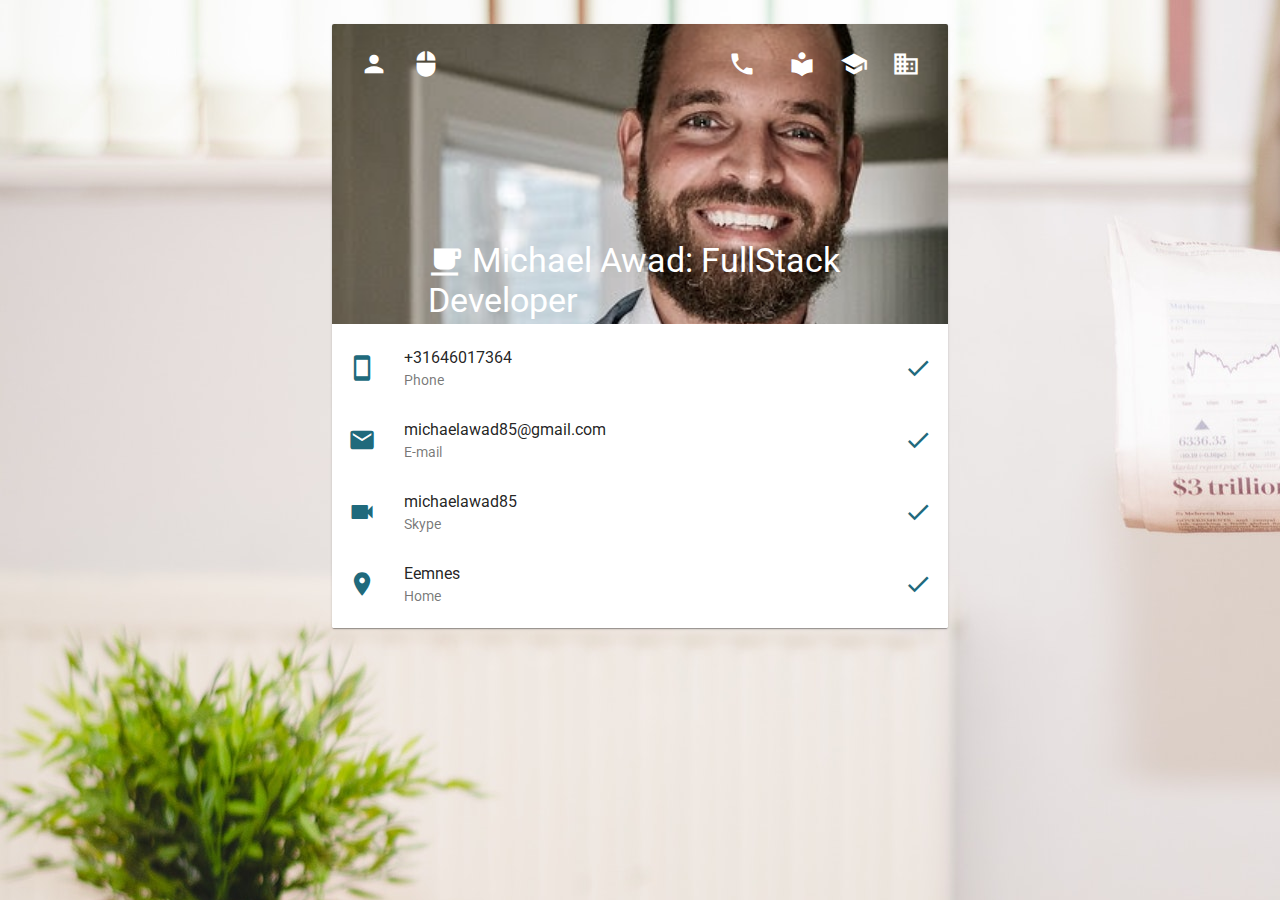
<file: index.html>
<!DOCTYPE html><html lang=en><head><meta charset=utf-8><meta http-equiv=X-UA-Compatible content="IE=edge"><meta name=viewport content="width=device-width,initial-scale=1"><link rel=icon href=/favicon.ico><title>cvmichael</title><link rel=stylesheet href="https://fonts.googleapis.com/css?family=Roboto:100,300,400,500,700,900"><link rel=stylesheet href="https://fonts.googleapis.com/css?family=Material+Icons"><link href=/css/app.8888f5b9.css rel=preload as=style><link href=/css/chunk-vendors.8de862e4.css rel=preload as=style><link href=/js/app.f4abc171.js rel=preload as=script><link href=/js/chunk-vendors.d710e967.js rel=preload as=script><link href=/css/chunk-vendors.8de862e4.css rel=stylesheet><link href=/css/app.8888f5b9.css rel=stylesheet></head><body><noscript><strong>We're sorry but cvmichael doesn't work properly without JavaScript enabled. Please enable it to continue.</strong></noscript><div id=app></div><script src=/js/chunk-vendors.d710e967.js></script><script src=/js/app.f4abc171.js></script></body></html>
</file>
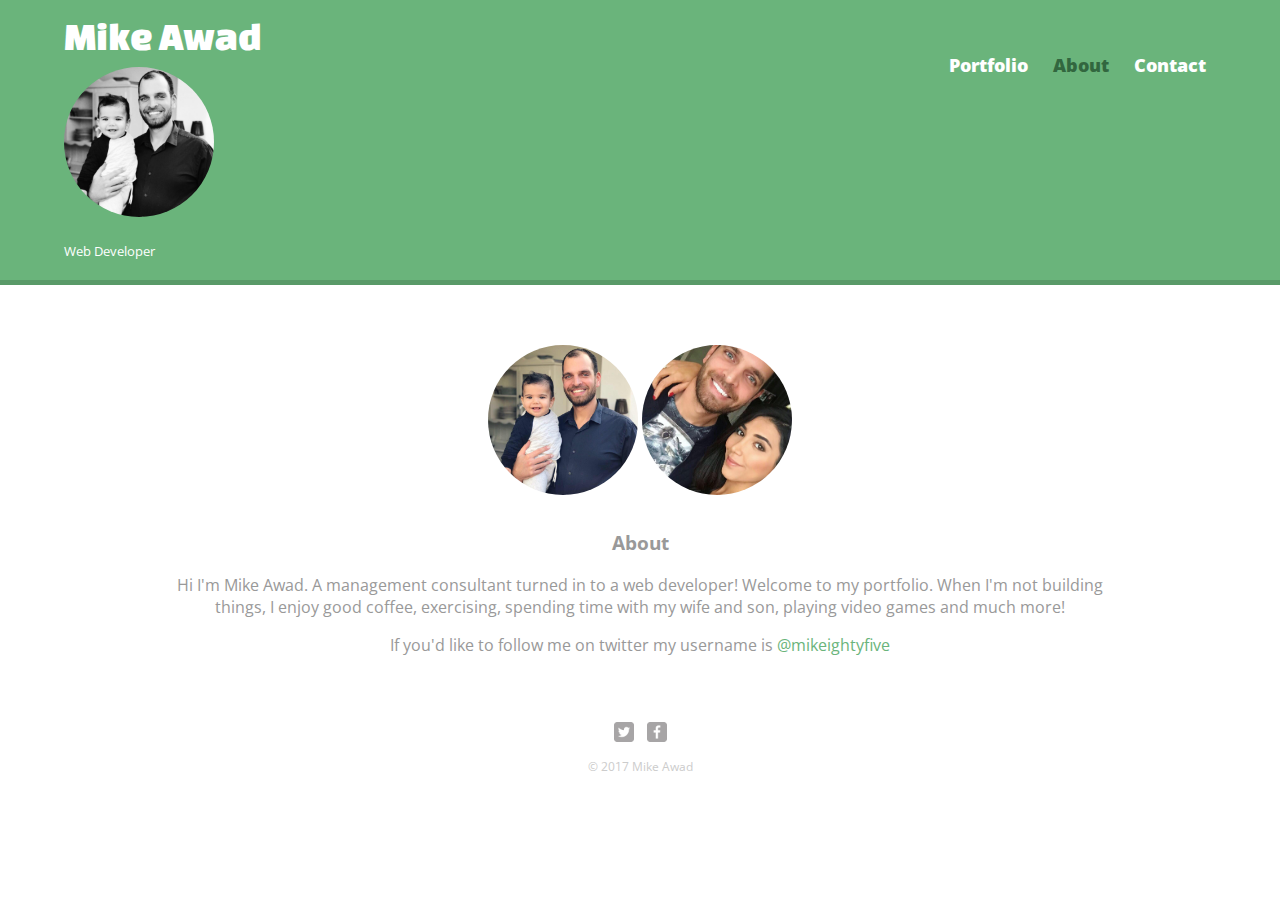
<file: about.html>
<!DOCTYPE html>
<html>
  <head>
    <meta charset="utf-8">
    <title>Mike Awad | Web Developer </title>
    <link rel="stylesheet" href="css/normalize.css">
    <link href="https://fonts.googleapis.com/css?family=Changa+One|Open+Sans" rel="stylesheet">
    <link rel="stylesheet" href="css/main.css">
    <link rel="stylesheet" href="css/responsive.css">
    <meta name="viewport" content="width=device-width, initial-scale=1.0">
  </head>
  <body>
  <header>
    <a href="index.html" id="logo">
      <h1>Mike Awad</h1>
      <img src= "img/mike2.png" alt="Photo Mike" class="profile-photo3" align="middle">
              <h2>Web Developer</h2>
   </a>
   <nav>
    <ul>
     <li><a href="index.html">Portfolio</a></li>
     <li><a href="about.html" class="selected">About</a></li>
     <li><a href="contact.html">Contact</a></li>
     </ul>
    </nav>
   </header>
        <div id="wrapper">
          <div style="text-align: center">
       <section>
         <img src= "img/mike.jpg" alt="Photo Mike" class="profile-photo2">
          <img src= "img/mike3.jpg" alt="Photo Mike3" class="profile-photo2">
         <h3>About</h3>
         <p>  Hi I'm Mike Awad. A management consultant turned in to a web developer!                     Welcome to my portfolio. When I'm not building things, I enjoy good coffee,
              exercising, spending time with my wife and son, playing video games and much
              more!
         </p>
         <p>  If you'd like to follow me on twitter my username is <a href="https://twitter.com/mikeightyfive"> @mikeightyfive</a> </p>

       </section>
       <footer>
         <a href="https://twitter.com/Mikeightyfive"><img src="img/twitter-wrap.png" alt="Twitter Logo" class="social-icon"></a>
         <a href="https://www.facebook.com/michael.awad2"><img src="img/facebook-wrap.png" alt="Facebook Logo"class="social-icon"></a>
          <p>&copy; 2017 Mike Awad</p>
       </footer>
          </div>
   </body>
</html>
</file>
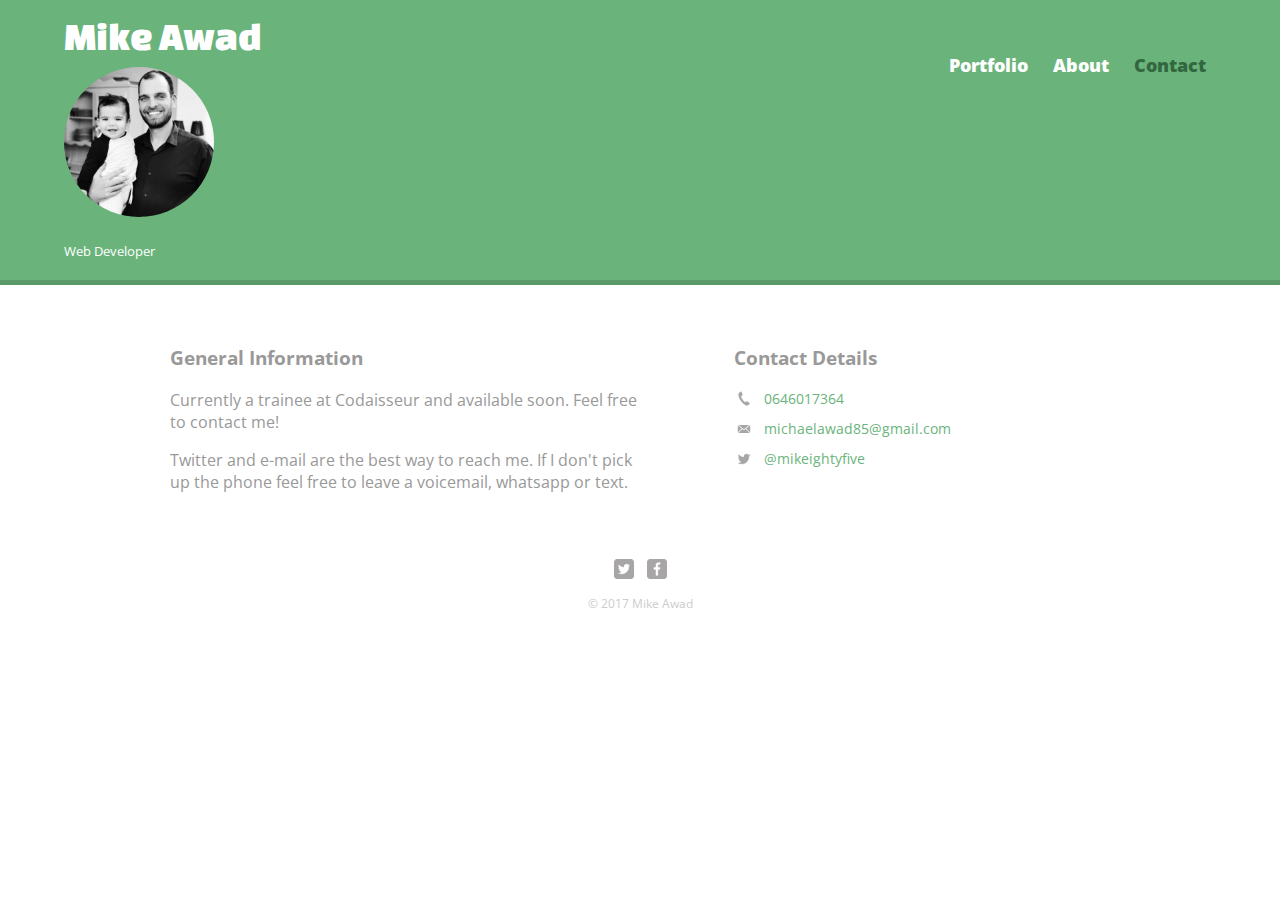
<file: contact.html>
<!DOCTYPE html>
<html>
  <head>
    <meta charset="utf-8">
    <title>Mike Awad | Web Developer </title>
    <link rel="stylesheet" href="css/normalize.css">
    <link href="https://fonts.googleapis.com/css?family=Changa+One|Open+Sans"                         rel="stylesheet">
    <link rel="stylesheet" href="css/main.css">
    <link rel="stylesheet" href="css/responsive.css">
    <meta name="viewport" content="width=device-width, initial-scale=1.0">
  </head>
  <body>
  <header>
    <a href="index.html" id="logo">
      <h1>Mike Awad</h1>
      <img src= "img/mike2.png" alt="Photo Mike" class="profile-photo3" align="middle">
      <h2>Web Developer</h2>
   </a>
   <nav>
    <ul>
     <li><a href="index.html">Portfolio</a></li>
     <li><a href="about.html">About</a></li>
     <li><a href="contact.html" class="selected">Contact</a></li>
     </ul>
    </nav>
   </header>
        <div id="wrapper">
       <section id="primary">
     <h3>General Information</h3>
          <p>Currently a trainee at Codaisseur and available soon. Feel free to contact me!</p>
          <p>Twitter and e-mail are the best way to reach me. If I don't pick up the phone feel free to leave a voicemail, whatsapp or text.</p>
          </section>
      <section id="secondary">
        <h3>Contact Details</h3>
        <ul class="contact-info">
          <li class="phone"><a href="tel:0031646017364">0646017364</a></li>
          <li class="mail"><a href="mailto:michaelawad85@gmail.com">michaelawad85@gmail.com</a></li>
          <li class="twitter"><a href="http://twitter.com/intent/tweet?screen_name=mikeightyfive">@mikeightyfive</a></li>

        </ul>
      </section>
       <footer>
         <a href="https://twitter.com/Mikeightyfive"><img src="img/twitter-wrap.png" alt="Twitter Logo" class="social-icon"></a>
         <a href="https://www.facebook.com/michael.awad2"><img src="img/facebook-wrap.png" alt="Facebook Logo"class="social-icon"></a>
          <p>&copy; 2017 Mike Awad</p>
       </footer>
          </div>
   </body>
</html>
</file>
<file: css/main.css>
/****************************************
GENERAL
****************************************/



body{
  font-family: 'Open Sans', sans-serif;
}


#wrapper  {
  max-width: 940px;
  margin: 0 auto;
  padding: 0 5%;
 }

a {
text-decoration: none;
}

img {
max-width: 100%;

}

h3{
  margin: 0 0 1em 0;


}

/****************************************
HEADING
****************************************/


header{
  float: left;
  margin: 0 0 30px 0;
  padding: 5px 0 0 0;
  width: 100%;
}



#logo {
  text-align: center;
  margin: 0;
}

h1 {
  font-family: 'Changa One', sans-serif;
  margin: 15px 0;
  font-size: 1.75em;
  font-weight: normal;
  line-height: 0.8em;
}

h2 {
  font-size: 0.75em;
  margin: -5px 0 0;
  font-weight: normal;
}

.profile-photo3{
  display: block;
  max-width: 150px;
  margin: 0 auto 30px;
  border-radius: 100%;



}

/****************************************
NAVIGATION
****************************************/



nav{
  text-align: center;
  padding: 10px 0;
  margin: 20px 0 0;

}

nav u {
  list-style: none;
  margin: 0 10px;
  padding: 0;
  }

nav li {
display: inline-block;

}

nav a{
  font-weight: 800;
  padding: 15px 10px;
}


/****************************************
PAGE: ABOUT
****************************************/


.profile-photo{
  display: block;
  max-width: 150px;
  margin: 0 auto 30px;
  border-radius: 100%;


}

.profile-photo2{
  display: block;
  max-width: 150px;
  margin: 0 auto 30px;
  border-radius: 100%;
 display: inline-block;


}




/****************************************
PAGE: PORTFOLIO
****************************************/



#gallery {
  margin: 0;
  padding: 0;
  list-style: none;
}

#gallery li {
  float: left;
  width: 45%;
  margin: 2.5%;
  background-color: #f5f5f5;
  color: #bdc3c7;
}

#gallery li a p {
  margin: 0;
  padding: 5%;
  font-size: 0.75em;
  color: #bdc3c7;

}



/****************************************
FOOTER
****************************************/


footer {
  font-size: 0.75em;
  text-align: center;
  clear: both;
  padding-top:50px;
  color: #ccc;
}

.social-icon {
  width: 20px;
  height: 20px;
  margin: 0 5px;
}



/****************************************
PAGE: CONTACT
****************************************/


.contact-info{
list-style: none;
  padding: 0;
  margin: 0;
  font-size: 0.9em;
}

.contact-info a {
  display: block;
  min-height: 20px;
  background-repeat: no-repeat;
  background-size: 20px 20px;
  padding: 0 0 0 30px;
  margin: 0 0 10px;

}


.contact-info li.phone a {
  background-image: url('../img/phone.png');
}

.contact-info li.mail a {
  background-image: url('../img/mail.png');
}


.contact-info li.twitter a {
  background-image: url('../img/twitter.png');
}

/****************************************
COLORS
****************************************/



/* site body */
body {
background-color: #fff;
color: #999;
}

/* Green header */
header{
background: #6ab47b;
border-color: #599a68;
}

/* nav background mobile devices */
nav {
background: #599a68;
}

/* Logo text */
h1, h2 {
  color: #fff;
}

/* Links */
a{
  color: #6ab47b;
}

/* nav link visited */
nav a, nav a:visited {
  color: #fff;
}

/* selected nav link */
nav a.selected, nav a:hover {
  color: #32673f;
}
</file>
<file: css/responsive.css>
@media screen and (min-width: 480px) {
 

  /****************************************
  TWO COLUMN LAY OUT
  ****************************************/

  #primary {
    width: 50%;
    float: left;
}

  #secondary {
    width: 40%;
    float: right;
}



  /****************************************
  PAGE: PORTFOLIO
  ****************************************/
  
  #gallery li {
     width: 28.3333%;
  }

  #gallery li:nth-child(4n) {
    clear:left;
  }
  

@media screen and (min-width: 660px) {
 /****************************************
  PAGE: HEADER
  ****************************************/

  nav {
    background: none;
    float: right;
    font-size: 1.125em;
    margin-right: 5%;
    text-align: right;
    width: 45%;
  }
  

    #logo {
    float: left;
    margin-left: 5%;
    text-align:left;  
   width: 45%;
  
    
    }
    
    .profile-photo3{
     float: center;
    margin-left: 0%;
    
   width: 45%;
       
  
  }
  
h1{
  font-size: 2.5em;
          
    }
    
 h2{
    font-size: 0.825em;
      margin-bottom: 20px;
    
    }

header {
    border-bottom: 5px solid #599a68;
      margin-bottom: 60px;
    }
    


}
</file>
